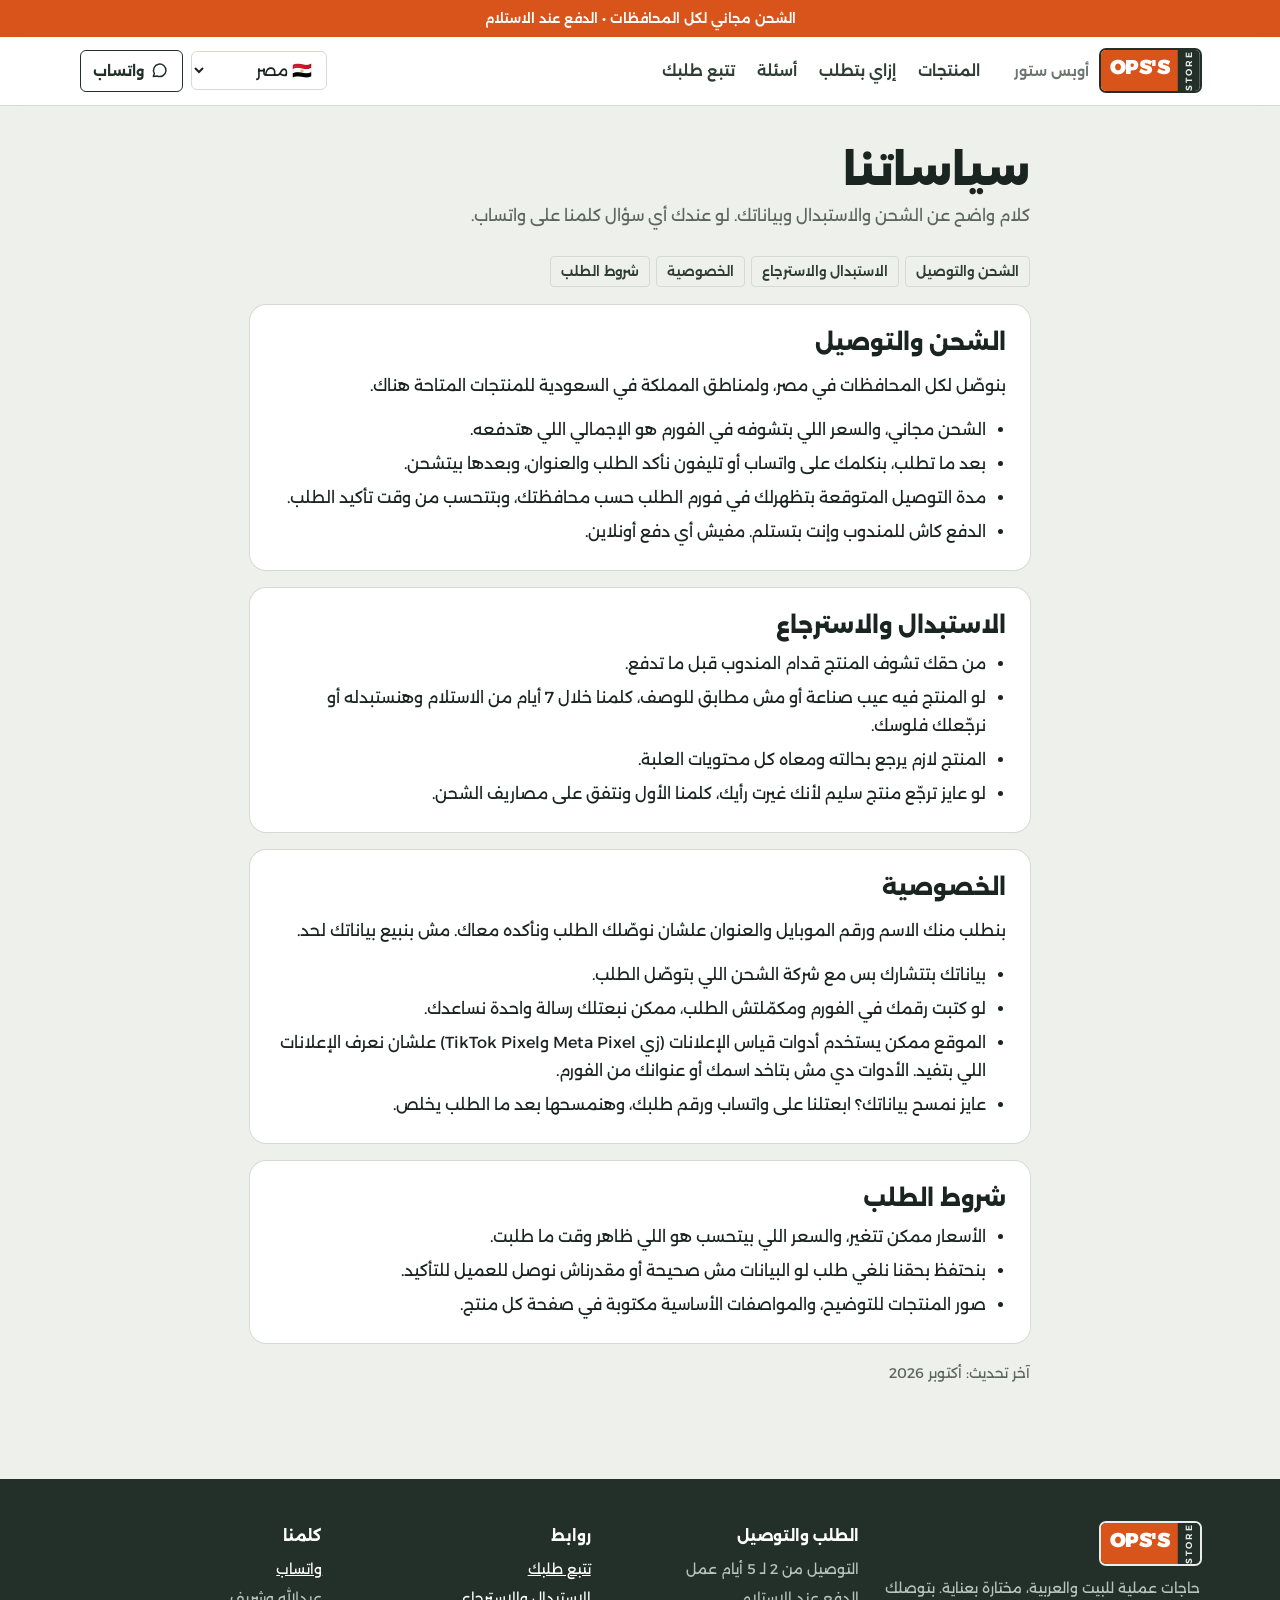
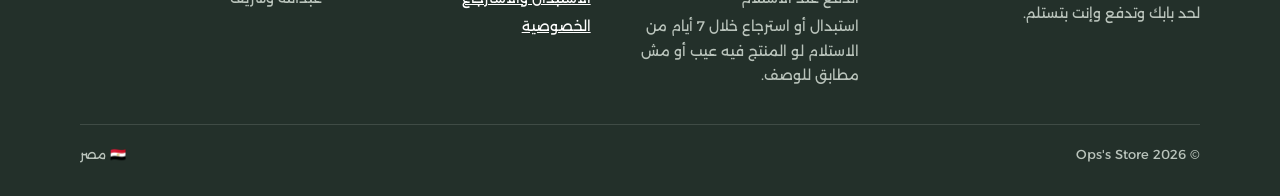
<file: policies.html>
<!doctype html><html lang="ar" dir="rtl"><head><meta charset="utf-8"><meta name="viewport" content="width=device-width,initial-scale=1"><meta name="theme-color" content="#23302A"><link rel="icon" type="image/svg+xml" href="ops-favicon.svg"><link rel="icon" type="image/png" sizes="32x32" href="ops-favicon-32.png"><link rel="apple-touch-icon" href="ops-apple-touch-icon.png"><link rel="manifest" href="manifest.webmanifest"><meta name="apple-mobile-web-app-title" content="Ops's Store"><meta name="apple-mobile-web-app-capable" content="yes"><meta name="mobile-web-app-capable" content="yes"><link rel="preconnect" href="https://fonts.googleapis.com"><link rel="preconnect" href="https://fonts.gstatic.com" crossorigin><link href="https://fonts.googleapis.com/css2?family=Alexandria:wght@400;600;700;800;900&display=swap" rel="stylesheet"><link rel="stylesheet" href="style.css"><script src="config.js?v=7"></script><script src="app.js?v=7"></script><title>سياساتنا | {store}</title><meta name="description" content="سياسة الشحن والاستبدال والخصوصية في Ops's Store."><meta property="og:type" content="website"><meta property="og:site_name" content="Ops's Store"><meta property="og:title" content="سياساتنا | Ops&#39;s Store"><meta property="og:description" content="حاجات عملية للبيت والعربية — الدفع عند الاستلام وشحن مجاني."><meta property="og:image" content="https://boddazehab-lang.github.io/zoom-store/og.png"><meta property="og:locale" content="ar_EG"><meta name="twitter:card" content="summary_large_image"></head>

<body data-page="policies">
<main class="wrap policy" style="max-width:820px;padding-top:40px;padding-bottom:60px">
  <h1 style="font-size:clamp(28px,4vw,40px);font-weight:900;margin:0 0 6px">سياساتنا</h1>
  <p style="color:var(--muted);margin:0 0 26px">كلام واضح عن الشحن والاستبدال وبياناتك. لو عندك أي سؤال كلمنا على واتساب.</p>
  <nav class="chips" aria-label="أقسام السياسات"><a class="chip" href="#shipping">الشحن والتوصيل</a><a class="chip" href="#returns">الاستبدال والاسترجاع</a><a class="chip" href="#privacy">الخصوصية</a><a class="chip" href="#terms">شروط الطلب</a></nav>

  <section id="shipping" class="section"><h2>الشحن والتوصيل</h2>
    <p>بنوصّل لكل المحافظات في مصر، ولمناطق المملكة في السعودية للمنتجات المتاحة هناك.</p>
    <ul>
      <li>الشحن مجاني، والسعر اللي بتشوفه في الفورم هو الإجمالي اللي هتدفعه.</li>
      <li>بعد ما تطلب، بنكلمك على واتساب أو تليفون نأكد الطلب والعنوان، وبعدها بيتشحن.</li>
      <li>مدة التوصيل المتوقعة بتظهرلك في فورم الطلب حسب محافظتك، وبتتحسب من وقت تأكيد الطلب.</li>
      <li>الدفع كاش للمندوب وإنت بتستلم. مفيش أي دفع أونلاين.</li>
    </ul></section>

  <section id="returns" class="section"><h2>الاستبدال والاسترجاع</h2>
    <ul>
      <li>من حقك تشوف المنتج قدام المندوب قبل ما تدفع.</li>
      <li>لو المنتج فيه عيب صناعة أو مش مطابق للوصف، كلمنا خلال 7 أيام من الاستلام وهنستبدله أو نرجّعلك فلوسك.</li>
      <li>المنتج لازم يرجع بحالته ومعاه كل محتويات العلبة.</li>
      <li>لو عايز ترجّع منتج سليم لأنك غيرت رأيك، كلمنا الأول ونتفق على مصاريف الشحن.</li>
    </ul></section>

  <section id="privacy" class="section"><h2>الخصوصية</h2>
    <p>بنطلب منك الاسم ورقم الموبايل والعنوان علشان نوصّلك الطلب ونأكده معاك. مش بنبيع بياناتك لحد.</p>
    <ul>
      <li>بياناتك بتتشارك بس مع شركة الشحن اللي بتوصّل الطلب.</li>
      <li>لو كتبت رقمك في الفورم ومكمّلتش الطلب، ممكن نبعتلك رسالة واحدة نساعدك.</li>
      <li>الموقع ممكن يستخدم أدوات قياس الإعلانات (زي Meta Pixel وTikTok Pixel) علشان نعرف الإعلانات اللي بتفيد. الأدوات دي مش بتاخد اسمك أو عنوانك من الفورم.</li>
      <li>عايز نمسح بياناتك؟ ابعتلنا على واتساب ورقم طلبك، وهنمسحها بعد ما الطلب يخلص.</li>
    </ul></section>

  <section id="terms" class="section"><h2>شروط الطلب</h2>
    <ul>
      <li>الأسعار ممكن تتغير، والسعر اللي بيتحسب هو اللي ظاهر وقت ما طلبت.</li>
      <li>بنحتفظ بحقنا نلغي طلب لو البيانات مش صحيحة أو مقدرناش نوصل للعميل للتأكيد.</li>
      <li>صور المنتجات للتوضيح، والمواصفات الأساسية مكتوبة في صفحة كل منتج.</li>
    </ul></section>
  <p style="color:var(--muted);font-size:14px">آخر تحديث: أكتوبر 2026</p>
</main>
</body></html>
</file>
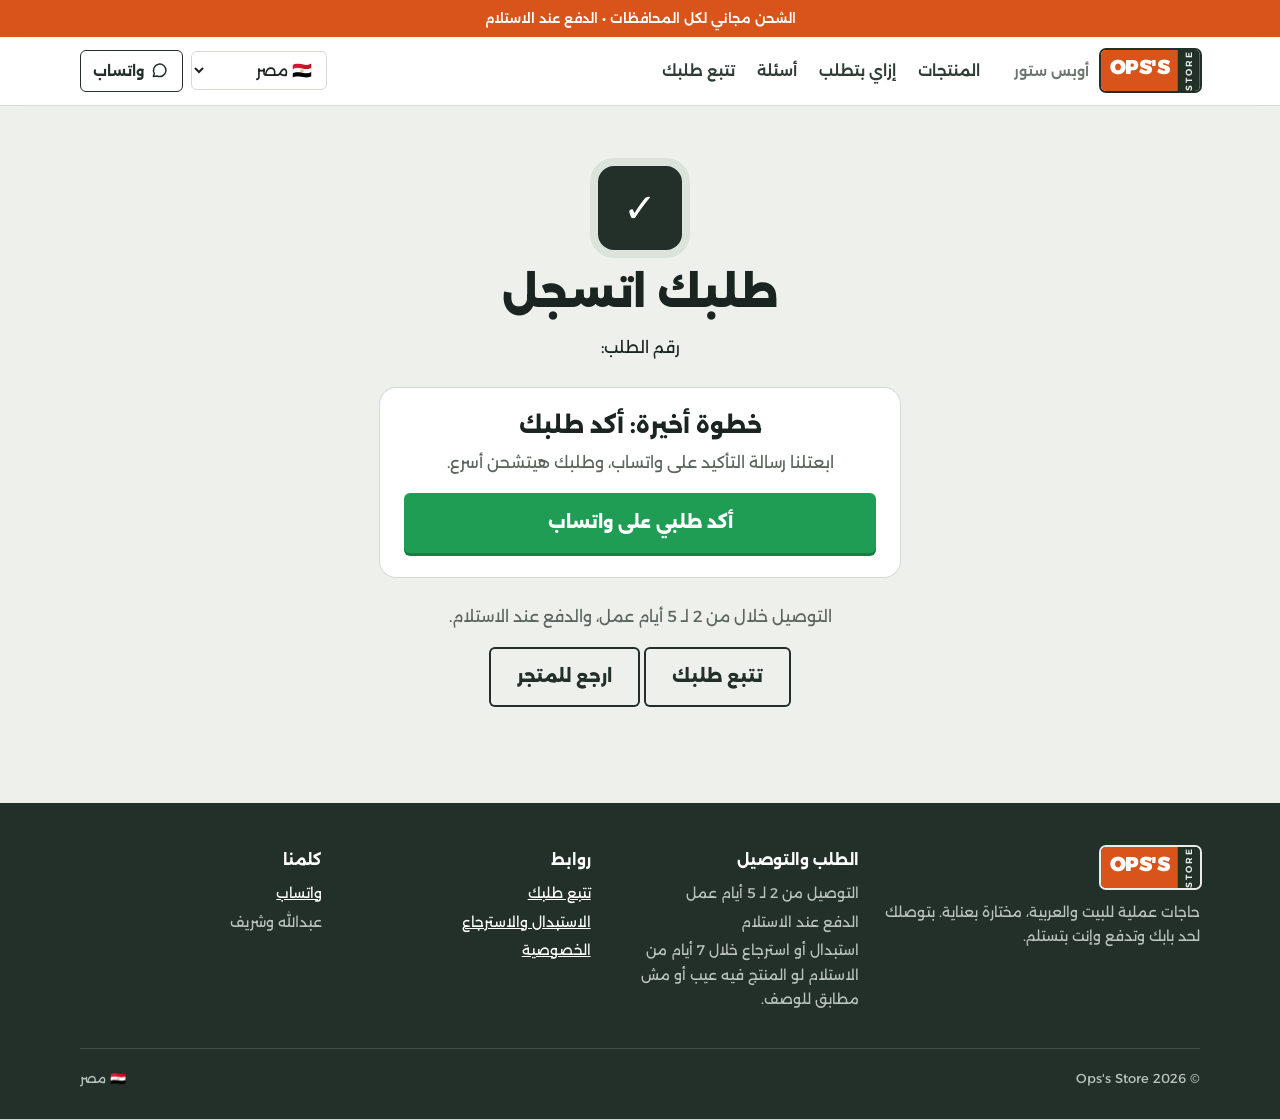
<file: thanks.html>
<!doctype html><html lang="ar" dir="rtl"><head><meta charset="utf-8"><meta name="viewport" content="width=device-width,initial-scale=1"><meta name="theme-color" content="#23302A"><link rel="icon" type="image/svg+xml" href="ops-favicon.svg"><link rel="icon" type="image/png" sizes="32x32" href="ops-favicon-32.png"><link rel="apple-touch-icon" href="ops-apple-touch-icon.png"><link rel="manifest" href="manifest.webmanifest"><meta name="apple-mobile-web-app-title" content="Ops's Store"><meta name="apple-mobile-web-app-capable" content="yes"><meta name="mobile-web-app-capable" content="yes"><link rel="preconnect" href="https://fonts.googleapis.com"><link rel="preconnect" href="https://fonts.gstatic.com" crossorigin><link href="https://fonts.googleapis.com/css2?family=Alexandria:wght@400;600;700;800;900&display=swap" rel="stylesheet"><link rel="stylesheet" href="style.css"><script src="config.js?v=7"></script><script src="app.js?v=7"></script><title>طلبك اتسجل | {store}</title><meta name="description" content="حاجات عملية للبيت والعربية — الدفع عند الاستلام وشحن مجاني."><meta property="og:type" content="website"><meta property="og:site_name" content="Ops's Store"><meta property="og:title" content="طلبك اتسجل | Ops&#39;s Store"><meta property="og:description" content="حاجات عملية للبيت والعربية — الدفع عند الاستلام وشحن مجاني."><meta property="og:image" content="https://boddazehab-lang.github.io/zoom-store/og.png"><meta property="og:locale" content="ar_EG"><meta name="twitter:card" content="summary_large_image"><meta name="robots" content="noindex"></head>
<body data-page="thanks">
<main class="wrap center">
  <div class="check">✓</div>
  <h1>طلبك اتسجل</h1>
  <p>رقم الطلب: <b id="ono"></b></p>
  <p id="odetails" style="color:var(--muted)"></p>
  <div class="section" style="max-width:520px;margin:26px auto">
    <h2>خطوة أخيرة: أكد طلبك</h2>
    <p style="margin-top:0;color:var(--muted)">ابعتلنا رسالة التأكيد على واتساب، وطلبك هيتشحن أسرع.</p>
    <a id="confirmwa" class="btn btn-wa btn-full" target="_blank" rel="noopener">أكد طلبي على واتساب</a>
  </div>
  <p style="color:var(--muted)">التوصيل خلال <span id="days"></span>، والدفع عند الاستلام.</p>
  <p><a id="tracklink" href="track.html" class="btn btn-ghost">تتبع طلبك</a> <a href="index.html" class="btn btn-ghost">ارجع للمتجر</a></p>
</main>
</body></html>
</file>
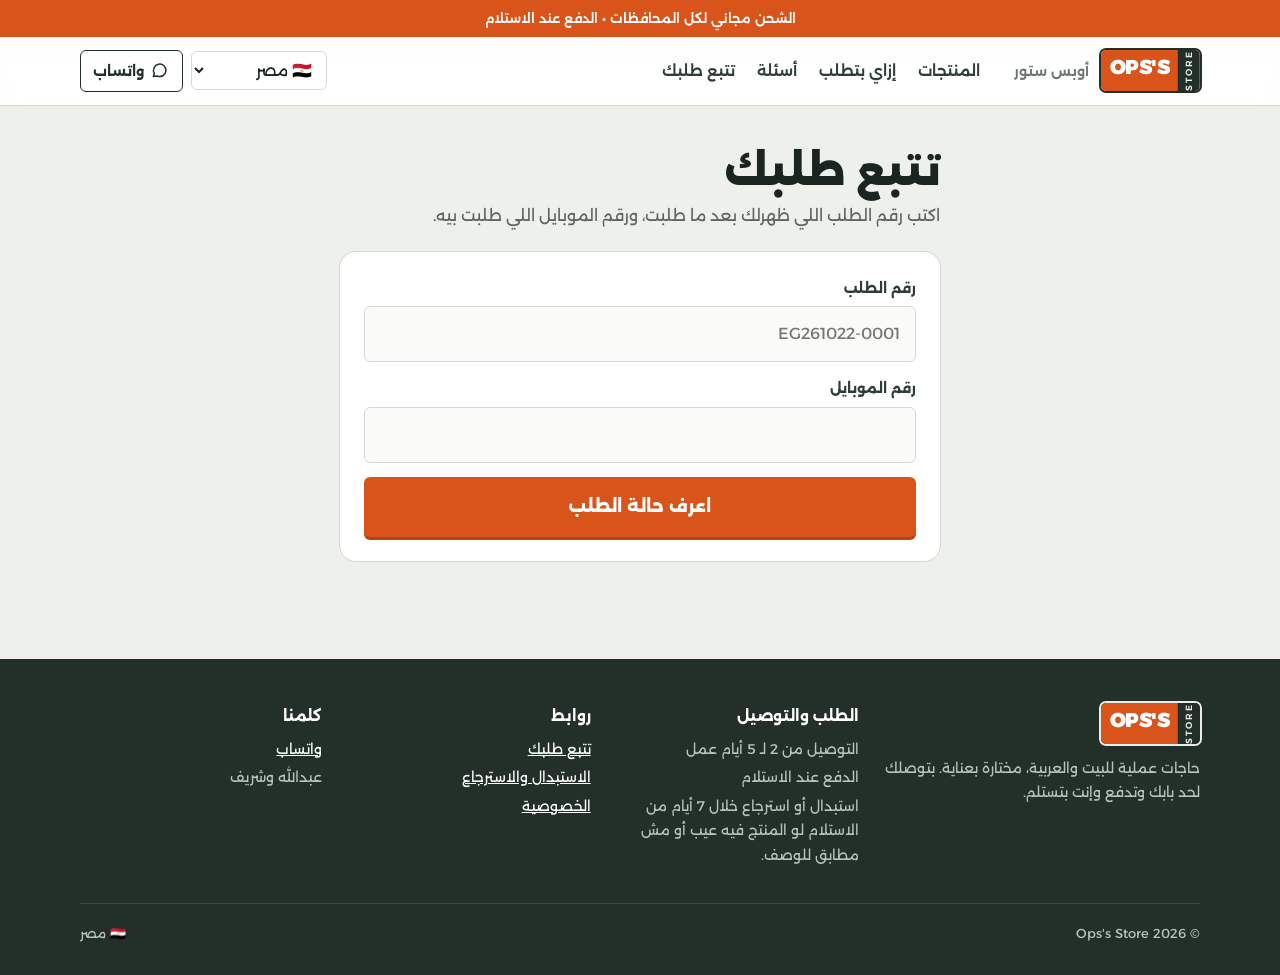
<file: track.html>
<!doctype html><html lang="ar" dir="rtl"><head><meta charset="utf-8"><meta name="viewport" content="width=device-width,initial-scale=1"><meta name="theme-color" content="#23302A"><link rel="icon" type="image/svg+xml" href="ops-favicon.svg"><link rel="icon" type="image/png" sizes="32x32" href="ops-favicon-32.png"><link rel="apple-touch-icon" href="ops-apple-touch-icon.png"><link rel="manifest" href="manifest.webmanifest"><meta name="apple-mobile-web-app-title" content="Ops's Store"><meta name="apple-mobile-web-app-capable" content="yes"><meta name="mobile-web-app-capable" content="yes"><link rel="preconnect" href="https://fonts.googleapis.com"><link rel="preconnect" href="https://fonts.gstatic.com" crossorigin><link href="https://fonts.googleapis.com/css2?family=Alexandria:wght@400;600;700;800;900&display=swap" rel="stylesheet"><link rel="stylesheet" href="style.css"><script src="config.js?v=7"></script><script src="app.js?v=7"></script><title>تتبع طلبك | {store}</title><meta name="description" content="اعرف حالة طلبك من Ops's Store برقم الطلب ورقم موبايلك."><meta property="og:type" content="website"><meta property="og:site_name" content="Ops's Store"><meta property="og:title" content="تتبع طلبك | Ops&#39;s Store"><meta property="og:description" content="حاجات عملية للبيت والعربية — الدفع عند الاستلام وشحن مجاني."><meta property="og:image" content="https://boddazehab-lang.github.io/zoom-store/og.png"><meta property="og:locale" content="ar_EG"><meta name="twitter:card" content="summary_large_image"><meta name="robots" content="noindex"></head>

<body data-page="track">
<main class="wrap" style="max-width:640px;padding-top:40px;padding-bottom:60px">
  <h1 style="font-size:clamp(28px,4vw,40px);font-weight:900;margin:0 0 6px">تتبع طلبك</h1>
  <p style="color:var(--muted);margin:0 0 22px">اكتب رقم الطلب اللي ظهرلك بعد ما طلبت، ورقم الموبايل اللي طلبت بيه.</p>
  <form id="trackform" class="section" novalidate>
    <div class="field"><label for="tno">رقم الطلب</label><input id="tno" name="tno" dir="ltr" style="text-align:right" placeholder="EG261022-0001" required><div class="err"></div></div>
    <div class="field"><label for="tph">رقم الموبايل</label><input id="tph" name="tph" type="tel" inputmode="tel" dir="ltr" style="text-align:right" required><div class="err"></div></div>
    <button class="btn btn-primary btn-full" type="submit">اعرف حالة الطلب</button>
    <div class="formmsg" id="tmsg"></div>
  </form>
  <div id="tresult"></div>
</main>
</body></html>
</file>
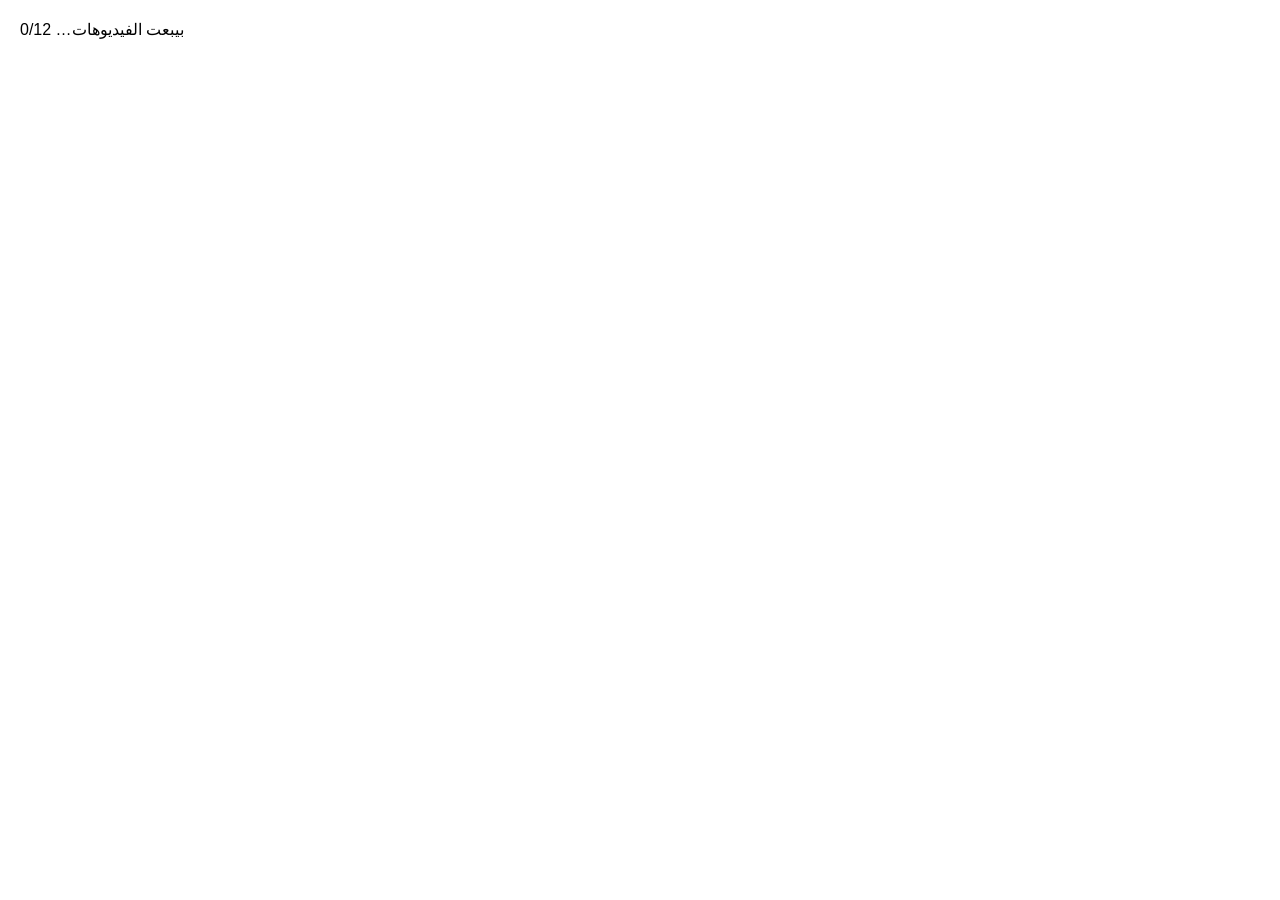
<file: brand/sendall.html>
<!doctype html><meta charset="utf-8"><title>Ops – sending videos…</title><body style="font-family:sans-serif;padding:12px">بيبعت الفيديوهات… <span id=n>0</span>/12
<script>
(async () => {
  const ids = ["heater-kumtel","gas-heater-stove","heater-1500","crepe-maker","seat-cover","dinex-vacuum","ip-camera","air-mattress","storage-tower-v","solar-lantern","power-station","qatayef-press"];
  const dir = new URLSearchParams(location.search).get("d") || "reels-ig";
  let i = 0;
  for (const id of ids) {
    const name = dir + "/" + id + ".mp4";
    const blob = await (await fetch(name + "?x=" + Date.now())).blob();
    const buf = await blob.arrayBuffer();
    window.opener.postMessage({ opsFile: true, name: id, type: blob.type, buf }, "*", [buf]);
    document.getElementById("n").textContent = ++i;
  }
  document.body.textContent = "خلاص ✓ — اقفل الشباك ده";
  setTimeout(() => window.close(), 1500);
})();
</script>
</file>
<file: style.css>
/* =====================================================
   Ops's Store — "العُدّة" identity
   olive + signal orange • Alexandria • workbench mat
   ===================================================== */
:root{
  --olive:#23302A;      /* main dark */
  --olive-2:#2E3D35;
  --ink:#1A2420;        /* text */
  --steel:#6B7570;
  --muted:#5C665F;
  --ground:#EEF0EC;     /* page */
  --card:#FFFFFF;
  --line:#D5DAD3;
  --orange:#D9541A;     /* actions only */
  --orange-dk:#B8440F;
  --orange-soft:#FBEDE5;
  --mat:#2F3D33;        /* cutting mat */
  --ok:#1E7B4E;
  --danger:#B42318;
  --r:10px; --r-sm:6px; --r-lg:16px;
  --font:"Alexandria",system-ui,sans-serif;
  /* aliases for admin.html */
  --paper:var(--ground); --bg:var(--ground); --brand:var(--olive); --lens:var(--olive); --lens-soft:#E4E9E3;
  --brass:var(--orange); --ink-2:var(--olive-2); --shadow:0 12px 30px -20px rgba(26,36,32,.5); --radius:var(--r);
}
*{box-sizing:border-box}
html{overflow-x:clip;scroll-behavior:smooth}
html,body{margin:0}
body{font-family:var(--font);background:var(--ground);color:var(--ink);font-size:16px;line-height:1.75;-webkit-font-smoothing:antialiased}
a{color:inherit}
img{max-width:100%;display:block}
h1,h2,h3{line-height:1.25}
.wrap{max-width:1160px;margin:0 auto;padding:0 20px}
:focus-visible{outline:3px solid var(--orange);outline-offset:2px;border-radius:4px}
@media (prefers-reduced-motion:reduce){*{animation:none!important;transition:none!important;scroll-behavior:auto!important}}

/* ---------- logo tag ---------- */
.tag{display:inline-flex;align-items:stretch;direction:ltr;border-radius:5px;overflow:hidden;box-shadow:0 0 0 2px var(--olive);text-decoration:none;flex:none}
.tag b{background:var(--orange);color:#fff;font-weight:900;font-size:20px;line-height:1;padding:7px 9px 8px;letter-spacing:-.5px}
.tag i{font-style:normal;background:var(--olive);color:#E9ECE7;font-size:9px;font-weight:600;letter-spacing:2px;writing-mode:vertical-rl;transform:rotate(180deg);display:flex;align-items:center;justify-content:center;padding:0 3px}
.tag.on-dark{box-shadow:0 0 0 2px #E9ECE7}
.tag.lg b{font-size:44px;padding:10px 16px 14px}.tag.lg i{font-size:14px;padding:0 7px;letter-spacing:4px}

/* ---------- chrome ---------- */
.topbar{background:var(--orange);color:#fff;font-size:13px;font-weight:600;text-align:center;padding:7px 12px}
header.site{background:rgba(255,255,255,.94);backdrop-filter:saturate(1.3) blur(10px);border-bottom:1px solid var(--line);position:sticky;top:0;z-index:20}
header.site .wrap{display:flex;align-items:center;gap:22px;height:68px}
.logo{display:inline-flex;align-items:center;gap:12px;text-decoration:none;color:var(--olive);font-weight:800;font-size:16px}
.logo .ar{color:var(--steel);font-weight:600;font-size:14px}
.nav{display:flex;gap:22px;font-size:15px;font-weight:600;margin-inline-start:12px}
.nav a{text-decoration:none;color:var(--olive-2)}
.nav a:hover{color:var(--orange)}
.hdr-r{display:flex;align-items:center;gap:8px;margin-inline-start:auto}
#ccsel{font:inherit;font-size:16px;padding:8px 10px;border:1.5px solid var(--line);border-radius:var(--r-sm);background:#fff;color:var(--ink)}
.wa-link{display:inline-flex;align-items:center;gap:6px;text-decoration:none;font-weight:700;font-size:14px;color:var(--olive);padding:8px 12px;border-radius:var(--r-sm);border:1.5px solid var(--olive)}
.wa-link:hover{background:var(--olive);color:#fff}
@media (max-width:860px){.nav{display:none}.logo .ar{display:none}}
@media (max-width:420px){.wa-link span{display:none}header.site .wrap{gap:10px}}

/* ---------- buttons ---------- */
.btn{display:inline-flex;justify-content:center;align-items:center;gap:8px;border:0;border-radius:var(--r-sm);padding:15px 28px;font:inherit;font-weight:800;font-size:17px;cursor:pointer;text-decoration:none;transition:background .15s,transform .1s}
.btn:active{transform:translateY(1px)}
.btn-primary{background:var(--orange);color:#fff;box-shadow:0 3px 0 var(--orange-dk)}
.btn-primary:hover{background:var(--orange-dk)}
.btn-ink{background:var(--olive);color:#fff}
.btn-ink:hover{background:var(--olive-2)}
.btn-wa{background:#1F9D55;color:#fff;box-shadow:0 3px 0 #17803F}
.btn-ghost{background:transparent;box-shadow:inset 0 0 0 2px currentColor;color:var(--olive)}
.btn-ghost.light{color:#E9ECE7}
.btn[disabled]{opacity:.6;cursor:wait}
.btn-full{width:100%}

/* ---------- the workbench mat (signature) ---------- */
.mat{position:relative;aspect-ratio:1/1;width:100%;border-radius:var(--r-lg);overflow:hidden;
  background-color:var(--mat);
  background-image:
    linear-gradient(rgba(233,236,231,.16) 1px,transparent 1px),
    linear-gradient(90deg,rgba(233,236,231,.16) 1px,transparent 1px),
    linear-gradient(rgba(233,236,231,.06) 1px,transparent 1px),
    linear-gradient(90deg,rgba(233,236,231,.06) 1px,transparent 1px);
  background-size:60px 60px,60px 60px,12px 12px,12px 12px;
  background-position:-1px -1px;
  display:grid;place-items:center}
.mat::before,.mat::after{content:"";position:absolute;pointer-events:none}
/* ruler ticks along the top & side */
.mat::before{inset:0 0 auto 0;height:16px;background:repeating-linear-gradient(90deg,rgba(242,190,120,.75) 0 1px,transparent 1px 12px),repeating-linear-gradient(90deg,rgba(242,190,120,.9) 0 1.5px,transparent 1.5px 60px);background-size:auto 8px,auto 16px;background-repeat:repeat-x;background-position:0 0}
.mat::after{inset:0 auto 0 0;width:16px;background:repeating-linear-gradient(0deg,rgba(242,190,120,.75) 0 1px,transparent 1px 12px),repeating-linear-gradient(0deg,rgba(242,190,120,.9) 0 1.5px,transparent 1.5px 60px);background-size:8px auto,16px auto;background-repeat:repeat-y}
.mat > svg{position:relative;z-index:1;width:76%;height:76%;filter:drop-shadow(0 18px 18px rgba(0,0,0,.35))}
.mat > img{position:relative;z-index:1;width:86%;height:86%;object-fit:contain;background:#fff;border-radius:8px;box-shadow:0 14px 28px -12px rgba(0,0,0,.55)}
.mat .spec{position:absolute;z-index:2;bottom:14px;inset-inline-end:14px;background:#F4F1E8;color:var(--olive);font-size:12px;font-weight:700;padding:5px 10px;border-radius:4px;box-shadow:0 2px 0 rgba(0,0,0,.25);direction:rtl}

/* ---------- hero ---------- */
.hero{background:var(--olive);color:#E9ECE7;padding:64px 0 0;position:relative;overflow:hidden}
.hero-grid{display:grid;grid-template-columns:1.05fr .95fr;gap:56px;align-items:center}
.hero h1{font-size:clamp(38px,6.4vw,72px);font-weight:900;line-height:1.1;margin:0 0 18px;color:#fff;letter-spacing:-.5px}
.hero p.lead{font-size:clamp(17px,2.1vw,20px);color:#C3CCC4;margin:0 0 30px;max-width:36ch}
.hero-actions{display:flex;gap:12px;flex-wrap:wrap}
.hero .mat{max-width:470px;justify-self:center;box-shadow:0 40px 70px -40px rgba(0,0,0,.8)}
.hero .mat{animation:settle .9s cubic-bezier(.2,.7,.2,1) both}
@keyframes settle{from{transform:translateY(16px) rotate(-1.5deg);opacity:0}to{transform:none;opacity:1}}
.assure{margin-top:56px;border-top:1px solid rgba(233,236,231,.14);display:grid;grid-template-columns:repeat(4,1fr)}
.assure span{display:flex;align-items:center;gap:10px;padding:20px 18px;font-size:15px;font-weight:600;color:#E9ECE7}
.assure span + span{border-inline-start:1px solid rgba(233,236,231,.14)}
.assure svg{color:#F2BE78;flex:none}
@media (max-width:860px){
  .hero{padding:30px 0 0}
  .hero-grid{grid-template-columns:1fr;gap:26px;text-align:center}
  .hero .mat{max-width:300px;order:-1}
  .hero p.lead{margin-inline:auto}.hero-actions{justify-content:center}
  .assure{grid-template-columns:repeat(2,1fr);margin-top:30px}
  .assure span{padding:14px 10px;font-size:14px;justify-content:center}
  .assure span:nth-child(3){border-inline-start:0}
  .assure span:nth-child(n+3){border-top:1px solid rgba(233,236,231,.14)}
}

/* ---------- product cards (home) ---------- */
.block{padding:64px 0}
.block h2.t{font-size:clamp(28px,3.8vw,40px);font-weight:900;margin:0 0 8px}
.block p.ts{color:var(--muted);margin:0 0 30px;font-size:17px;max-width:60ch}
.grid2{display:grid;grid-template-columns:repeat(2,minmax(0,1fr));gap:24px}
@media (max-width:760px){.grid2{grid-template-columns:1fr}}
.pcard{background:var(--card);border-radius:var(--r-lg);overflow:hidden;text-decoration:none;color:inherit;display:flex;flex-direction:column;box-shadow:0 0 0 1px var(--line)}
.pcard .mat{border-radius:0;aspect-ratio:4/3}
.pcard .body{padding:22px 24px 24px;display:flex;flex-direction:column;gap:6px;flex:1}
.pcard h3{margin:0;font-size:24px;font-weight:800}
.pcard .sub{color:var(--muted);font-size:16px}
.chips{display:flex;flex-wrap:wrap;gap:6px;margin:8px 0 14px}
.chip{font-size:13px;font-weight:600;color:var(--olive-2);background:var(--ground);border:1px solid var(--line);padding:3px 10px;border-radius:4px}
.pcard .buy{display:flex;align-items:center;justify-content:space-between;gap:14px;margin-top:auto;padding-top:14px;border-top:1px dashed var(--line)}
.pcard:hover .btn-primary{background:var(--orange-dk)}
.price{font-weight:800;font-size:26px;color:var(--ink);font-variant-numeric:tabular-nums}
.price s{color:var(--muted);font-weight:400;font-size:16px;margin-inline-start:8px}

/* ---------- founders ---------- */
.founders{background:var(--card);border-radius:var(--r-lg);box-shadow:0 0 0 1px var(--line);display:grid;grid-template-columns:auto 1fr;gap:34px;align-items:center;padding:36px 40px}
.founders .sig{display:flex;flex-direction:column;align-items:center;gap:10px}
.founders .duo-av{display:flex}
.founders .duo-av span{width:64px;height:64px;border-radius:50%;display:grid;place-items:center;font-weight:900;font-size:22px;color:#fff;background:var(--olive);box-shadow:0 0 0 4px #fff}
.founders .duo-av span + span{background:var(--orange);margin-inline-start:-14px}
.founders h2{margin:0 0 8px;font-size:clamp(22px,3vw,30px);font-weight:900}
.founders p{margin:0;color:var(--ink);font-size:17px;max-width:62ch}
.founders small{display:block;color:var(--muted);margin-top:10px;font-size:14px}
@media (max-width:700px){.founders{grid-template-columns:1fr;text-align:center;padding:26px 22px}.founders p{margin-inline:auto}}

/* ---------- steps & faq ---------- */
.steps{list-style:none;margin:0;padding:0;display:grid;grid-template-columns:repeat(3,1fr);gap:0;counter-reset:s;background:var(--card);border-radius:var(--r-lg);box-shadow:0 0 0 1px var(--line);overflow:hidden}
.steps li{counter-increment:s;padding:28px 26px;position:relative}
.steps li + li{border-inline-start:1px solid var(--line)}
.steps li::before{content:counter(s,arabic-indic);display:grid;place-items:center;width:42px;height:42px;border-radius:var(--r-sm);background:var(--olive);color:#fff;font-weight:900;font-size:20px;margin-bottom:14px}
.steps li:last-child::before{background:var(--orange)}
.steps h3{margin:0 0 4px;font-size:19px;font-weight:800}
.steps p{margin:0;color:var(--muted)}
@media (max-width:760px){.steps{grid-template-columns:1fr}.steps li + li{border-inline-start:0;border-top:1px solid var(--line)}}
.faq{max-width:800px}
.faq details{border-bottom:1px solid var(--line);padding:16px 0}
.faq summary{font-weight:700;cursor:pointer;list-style:none;display:flex;justify-content:space-between;align-items:center;gap:12px}
.faq summary::-webkit-details-marker{display:none}
.faq summary::after{content:"+";flex:none;width:26px;height:26px;border-radius:4px;background:var(--ground);box-shadow:inset 0 0 0 1px var(--line);display:grid;place-items:center;font-weight:800;font-size:18px;line-height:1;color:var(--olive)}
.faq details[open] summary::after{content:"−";background:var(--olive);color:#fff;box-shadow:none}
.faq details p{margin:8px 0 0;color:var(--muted)}

/* ---------- product page ---------- */
.crumbs{font-size:14px;color:var(--muted);padding:18px 0 0}
.crumbs a{text-decoration:none;color:var(--olive);font-weight:600}
.pp{display:grid;grid-template-columns:1fr 1fr;gap:56px;padding:22px 0 40px;align-items:start}
@media (max-width:860px){.pp{grid-template-columns:1fr;gap:20px;padding-top:12px}}
.gallery{position:sticky;top:90px}
@media (max-width:860px){.gallery{position:static}}
.gallery .mat{max-width:540px;margin:0 auto}
.thumbs{display:flex;gap:10px;margin-top:12px;flex-wrap:wrap}
.thumbs img{width:68px;height:68px;object-fit:cover;border-radius:var(--r-sm);border:2px solid transparent;cursor:pointer;background:#fff}
.thumbs img.on{border-color:var(--orange)}
.pinfo h1{font-size:clamp(30px,4.4vw,48px);font-weight:900;margin:0;letter-spacing:-.3px}
.pinfo .sub{color:var(--muted);margin:6px 0 18px;font-size:19px}
.pricebox{display:flex;align-items:center;justify-content:space-between;gap:12px;flex-wrap:wrap;background:var(--card);border-radius:var(--r);box-shadow:0 0 0 1px var(--line);padding:16px 18px;margin-bottom:20px}
.pinfo .price{font-size:38px}
.cod-note{font-size:14px;color:var(--ok);font-weight:700;display:flex;align-items:center;gap:6px}
.bullets{list-style:none;padding:0;margin:0 0 20px;display:grid;gap:10px}
.bullets li{padding-inline-start:30px;position:relative}
.bullets li::before{content:"";position:absolute;inset-inline-start:0;top:.35em;width:18px;height:18px;border-radius:4px;background:var(--olive) url("data:image/svg+xml,%3Csvg xmlns='http://www.w3.org/2000/svg' viewBox='0 0 24 24' fill='none' stroke='white' stroke-width='3.2' stroke-linecap='round' stroke-linejoin='round'%3E%3Cpath d='M5 12.5l4.5 4.5L19 7.5'/%3E%3C/svg%3E") center/12px no-repeat}
.honest{background:var(--orange-soft);color:#6E2C0C;padding:12px 16px;border-radius:var(--r-sm);font-size:15px;margin:0 0 22px;display:flex;gap:10px}
.honest::before{content:"!";flex:none;width:20px;height:20px;border-radius:50%;background:var(--orange);color:#fff;font-weight:900;font-size:13px;display:grid;place-items:center;margin-top:3px}
.perks{display:grid;grid-template-columns:repeat(3,1fr);gap:8px;margin-top:16px;font-size:13px;font-weight:600;color:var(--olive-2)}
.perks span{display:flex;flex-direction:column;align-items:center;text-align:center;gap:6px;padding:12px 6px;background:var(--card);border-radius:var(--r-sm);box-shadow:0 0 0 1px var(--line)}
.perks svg{color:var(--orange);flex:none}
.duo{display:grid;grid-template-columns:1fr 1.3fr;gap:22px;margin-bottom:26px}
@media (max-width:760px){.duo{grid-template-columns:1fr}}
.panel{background:var(--card);border-radius:var(--r-lg);box-shadow:0 0 0 1px var(--line);padding:26px 28px}
.panel h2{margin:0 0 14px;font-size:22px;font-weight:800}
.inbox{list-style:none;margin:0;padding:0;display:grid;gap:0}
.inbox li{display:flex;align-items:center;gap:12px;padding:10px 0;border-bottom:1px dashed var(--line)}
.inbox li:last-child{border-bottom:0}
.inbox li::before{content:"";flex:none;width:8px;height:8px;background:var(--orange);transform:rotate(45deg)}

/* ---------- order form ---------- */
.order{background:var(--card);border-radius:var(--r-lg);overflow:hidden;margin:10px 0 70px;box-shadow:0 0 0 1px var(--line),0 40px 70px -50px rgba(26,36,32,.7);scroll-margin-top:90px}
.order-head{background:var(--olive);color:#fff;padding:22px 28px;display:flex;justify-content:space-between;align-items:center;gap:6px 12px;flex-wrap:wrap}
.order-head h2{margin:0;font-size:26px;font-weight:900}
.order-head small{color:#C3CCC4;font-size:14px}
.order form{padding:26px 28px 28px;display:grid;grid-template-columns:1.25fr 1fr;gap:10px 34px;align-items:start}
@media (max-width:860px){.order form{grid-template-columns:1fr;padding:20px}}
.col{min-width:0}
.field{margin-bottom:14px}
.field label{display:block;font-weight:700;font-size:14px;margin-bottom:6px;color:var(--olive-2)}
.field input,.field select,.field textarea{width:100%;font:inherit;padding:13px 15px;border:1.5px solid var(--line);border-radius:var(--r-sm);background:#FAFBF9;color:var(--ink)}
.field input:focus,.field select:focus,.field textarea:focus{outline:none;border-color:var(--olive);background:#fff;box-shadow:0 0 0 3px #DCE3DB}
.field .err{color:var(--danger);font-size:13px;display:none;margin-top:4px}
.field.bad input,.field.bad select{border-color:var(--danger)}
.field.bad .err{display:block}
.row2{display:grid;grid-template-columns:1fr 1fr;gap:12px}
@media (max-width:480px){.row2{grid-template-columns:1fr}}
.summary-box{background:var(--ground);border-radius:var(--r);padding:18px;position:sticky;top:90px}
.summary-box > label{display:block;font-weight:700;font-size:14px;margin-bottom:8px;color:var(--olive-2)}
.offers{display:grid;gap:10px}
.offer{display:flex;align-items:center;gap:12px;border:1.5px solid var(--line);border-radius:var(--r-sm);padding:13px 15px;cursor:pointer;background:#fff;transition:border-color .15s}
.offer:has(input:checked){border-color:var(--olive);box-shadow:inset 4px 0 0 var(--orange)}
.offer input{accent-color:var(--olive);width:18px;height:18px;margin:0}
.offer .o-q{font-weight:700;flex:1}
.offer .o-p{font-weight:800;text-align:left;font-variant-numeric:tabular-nums}
.offer em{display:block;font-style:normal;font-size:12px;color:var(--ok);font-weight:700}
.bump{display:flex;gap:12px;align-items:flex-start;border:1.5px dashed var(--orange);background:var(--orange-soft);border-radius:var(--r-sm);padding:13px 15px;margin:12px 0 4px;cursor:pointer;font-size:15px}
.bump input{accent-color:var(--orange);width:20px;height:20px;margin-top:3px;flex:none}
.eta{font-size:14px;color:var(--olive-2);background:#fff;border-radius:var(--r-sm);padding:10px 12px;margin-top:12px;display:flex;gap:8px;align-items:center;box-shadow:0 0 0 1px var(--line)}
.eta svg{color:var(--orange);flex:none}
.summary{display:flex;justify-content:space-between;align-items:baseline;font-weight:700;font-size:16px;padding:16px 0 14px;border-top:1px solid var(--line);margin-top:14px}
.summary #total{font-size:28px;font-weight:900;font-variant-numeric:tabular-nums}
.formmsg{display:none;margin-top:12px;padding:10px 14px;border-radius:var(--r-sm);font-size:14px}
.formmsg.show{display:block}
.formmsg.error{background:#FDECEA;color:var(--danger)}
.fine{font-size:13px;color:var(--muted);text-align:center;margin:12px 0 0}
.hp{position:absolute;width:1px;height:1px;overflow:hidden;clip-path:inset(50%);opacity:0;pointer-events:none}

/* sticky buy bar (mobile) */
.buybar{position:fixed;bottom:0;left:0;right:0;background:rgba(255,255,255,.97);backdrop-filter:blur(8px);border-top:1px solid var(--line);padding:10px 16px;display:none;gap:14px;align-items:center;z-index:30}
.buybar .btn{flex:1;padding:13px}
.buybar b{font-size:20px;font-weight:900;font-variant-numeric:tabular-nums}
@media (max-width:860px){.buybar.on{display:flex} body.has-buybar{padding-bottom:78px}}

/* ---------- thanks ---------- */
.center{text-align:center;padding:60px 0}
.check{width:84px;height:84px;border-radius:var(--r-lg);background:var(--olive);color:#fff;display:grid;place-items:center;font-size:40px;margin:0 auto 18px;box-shadow:0 0 0 8px #DCE3DB}
.center h1{font-size:clamp(28px,4vw,40px);font-weight:900;margin:0}
.section{background:var(--card);border-radius:var(--r-lg);box-shadow:0 0 0 1px var(--line);padding:24px;margin:18px 0}
.section h2{margin:0 0 10px;font-size:22px;font-weight:800}

/* ---------- footer ---------- */
footer.site{background:var(--olive);color:#B9C3BB;padding:44px 0 30px;font-size:14px;margin-top:20px}
footer.site .wrap{display:grid;grid-template-columns:1.3fr 1fr 1fr;gap:26px}
footer.site h4{color:#fff;font-size:15px;margin:0 0 8px}
footer.site p{margin:4px 0}
footer.site a{color:#fff}
footer.site .base{grid-column:1/-1;border-top:1px solid rgba(233,236,231,.14);padding-top:18px;margin-top:6px;display:flex;justify-content:space-between;gap:10px;flex-wrap:wrap;font-size:13px}
@media (max-width:760px){footer.site .wrap{grid-template-columns:1fr}}

/* ---------- track & policies ---------- */
.track{list-style:none;margin:0;padding:0;display:grid;grid-template-columns:repeat(4,1fr);counter-reset:t}
.track li{counter-increment:t;position:relative;text-align:center;font-size:14px;font-weight:700;color:var(--muted);padding-top:44px}
.track li::before{content:counter(t,arabic-indic);position:absolute;top:0;left:50%;transform:translateX(-50%);width:34px;height:34px;border-radius:var(--r-sm);background:var(--ground);box-shadow:inset 0 0 0 1.5px var(--line);display:grid;place-items:center;z-index:1}
.track li + li::after{content:"";position:absolute;top:16px;left:50%;width:100%;border-top:2px solid var(--line)}
.track li.done{color:var(--olive)}
.track li.done::before{background:var(--olive);color:#fff;box-shadow:none}
.track li.done + li.done::after{border-color:var(--olive)}
.track li.now::before{background:var(--orange)}
.policy .section h2{font-size:22px}
.policy ul{margin:0;padding-inline-start:20px;display:grid;gap:6px}
.policy .chips{margin:0 0 6px}
.policy .chip{text-decoration:none}
.policy .section{scroll-margin-top:90px}
footer.site .wrap{grid-template-columns:1.3fr 1fr 1fr 1fr}
@media (max-width:760px){footer.site .wrap{grid-template-columns:1fr 1fr}footer.site .wrap > div:first-child{grid-column:1/-1}}

/* ---------- product page v2 (Taager catalog) ---------- */
.mat .count{position:absolute;z-index:2;bottom:12px;inset-inline-start:26px;background:rgba(26,36,32,.78);color:#fff;font-size:12px;font-weight:700;padding:3px 9px;border-radius:20px}
.pricebox .deal{flex-basis:100%;font-size:14px;font-weight:700;color:var(--ok);border-top:1px dashed var(--line);padding-top:10px}
.price small{display:block;font-size:12px;font-weight:600;color:var(--muted);letter-spacing:0}
.pinfo .price small{display:none}
.eta-line{display:flex;gap:10px;align-items:flex-start;background:#fff;border-radius:var(--r-sm);box-shadow:0 0 0 1px var(--line);padding:12px 14px;margin:-6px 0 20px;font-size:15px}
.eta-line svg{color:var(--orange);flex:none;margin-top:4px}
.eta-line b{color:var(--olive)}
.eta-line small{display:block;color:var(--muted);font-size:12.5px}
.hl{display:grid;grid-template-columns:repeat(3,1fr);gap:16px;margin:8px 0 22px}
.hl > div{background:var(--olive);color:#E9ECE7;border-radius:var(--r-lg);padding:22px 22px 20px;position:relative;overflow:hidden}
.hl > div::after{content:"";position:absolute;inset:0 0 auto 0;height:8px;background:repeating-linear-gradient(90deg,rgba(242,190,120,.55) 0 1px,transparent 1px 12px)}
.hl .n{display:grid;place-items:center;width:34px;height:34px;border-radius:var(--r-sm);background:var(--orange);color:#fff;font-weight:900;margin:6px 0 12px}
.hl h3{margin:0 0 4px;font-size:19px;font-weight:800;color:#fff}
.hl p{margin:0;font-size:15px;color:#C9D0C9}
.spect{width:100%;border-collapse:collapse;margin-bottom:18px;font-size:15px}
.spect th,.spect td{padding:9px 0;border-bottom:1px dashed var(--line);text-align:start;vertical-align:top}
.spect th{color:var(--muted);font-weight:600;width:42%}
.spect td{font-weight:700}
.inbox-h{font-size:17px;font-weight:800;margin:6px 0 4px}
.steps.mini{margin:0 0 30px}
.steps.mini li{padding:20px 22px}
.steps.mini li::before{width:34px;height:34px;font-size:17px;margin-bottom:10px}
.steps.mini h3{font-size:17px}
.steps.mini p{font-size:14.5px}
.reassure{display:flex;gap:8px;align-items:flex-start;margin:10px 0 0;font-size:13.5px;font-weight:600;color:var(--ok)}
.reassure svg{flex:none;margin-top:3px}
@media (max-width:820px){
  .hl{grid-template-columns:1fr;gap:10px}
  .hl > div{padding:18px 18px 16px;display:grid;grid-template-columns:auto 1fr;column-gap:14px}
  .hl .n{grid-row:span 2;margin:4px 0 0}
  .steps.mini{grid-template-columns:1fr}
  .steps.mini li + li{border-inline-start:0;border-top:1px solid var(--line)}
}
.bump[hidden]{display:none!important}

.mat > video.pvid{position:relative;z-index:1;width:86%;height:86%;object-fit:contain;background:#000;border-radius:8px;box-shadow:0 14px 28px -12px rgba(0,0,0,.55)}
.thumbs .vthumb{position:relative;width:68px;height:68px;padding:0;border:2px solid transparent;border-radius:var(--r-sm);overflow:hidden;cursor:pointer;background:#000}
.thumbs .vthumb img{width:100%;height:100%;object-fit:cover;opacity:.55}
.thumbs .vthumb span{position:absolute;inset:0;display:grid;place-items:center;color:#fff;font-size:24px}
.thumbs .vthumb.on{border-color:var(--orange)}
.pcard .vbadge{position:absolute;z-index:2;top:12px;inset-inline-start:26px;background:#D9541A;color:#fff;font-size:12px;font-weight:800;padding:3px 9px;border-radius:20px}
.pcard .wbadge{position:absolute;z-index:2;top:12px;inset-inline-end:14px;background:#fff;color:var(--olive);font-size:12px;font-weight:800;padding:3px 9px;border-radius:20px;box-shadow:0 2px 6px rgba(0,0,0,.25)}
.catbar{display:flex;gap:8px;overflow-x:auto;padding:4px 2px 14px;scrollbar-width:none}
.catbar::-webkit-scrollbar{display:none}
.catbar .cat{flex:none;border:1.5px solid var(--line);background:#fff;border-radius:999px;padding:8px 16px;font:inherit;font-size:15px;cursor:pointer;white-space:nowrap}
.catbar .cat.on{background:var(--ink);color:#fff;border-color:var(--ink)}
.pcard[hidden]{display:none!important}
</file>
